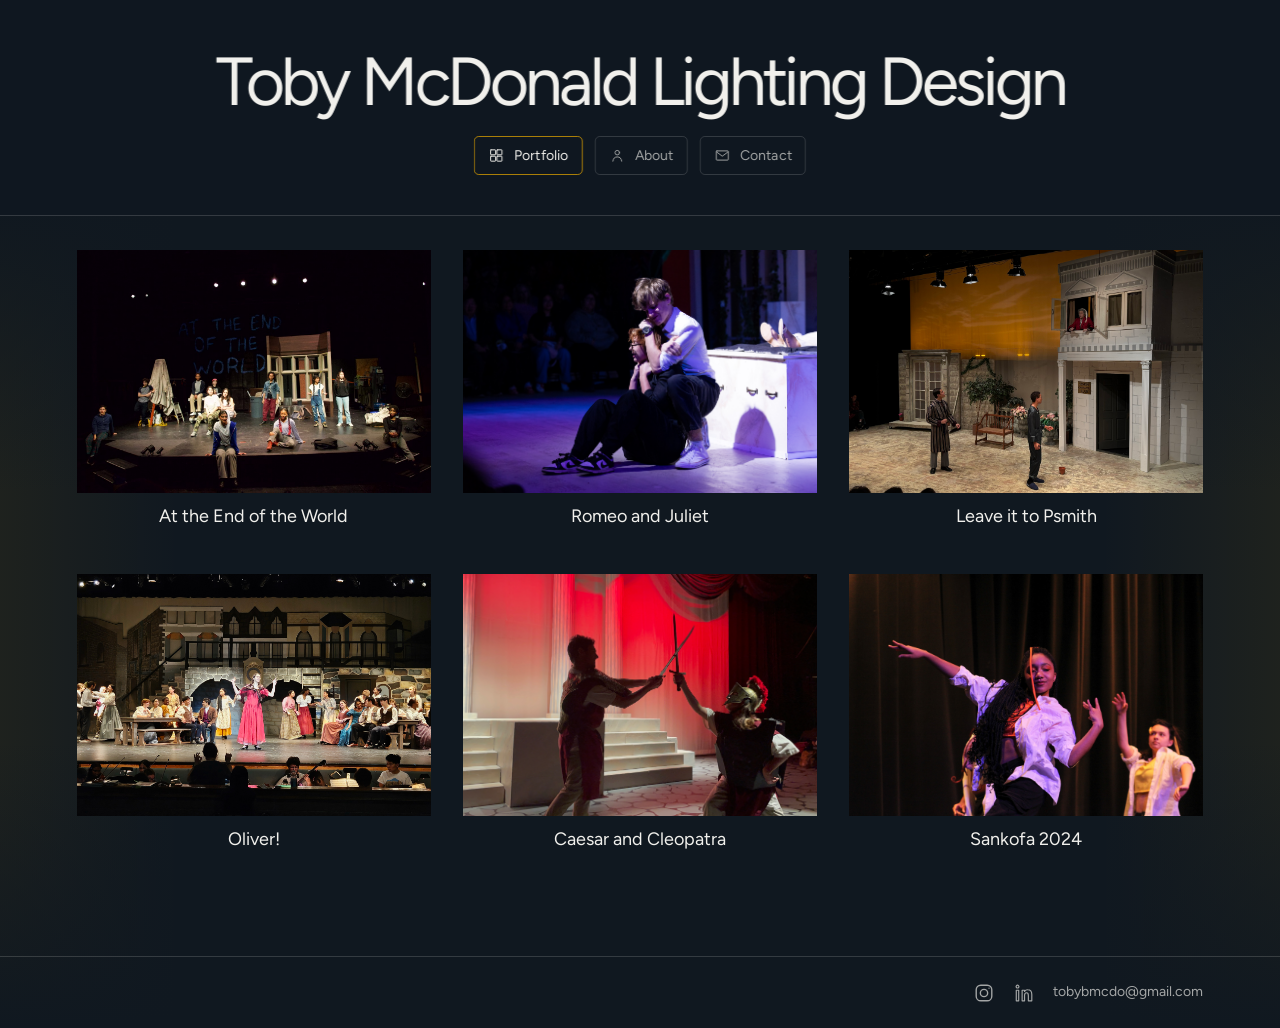
<file: index.html>
<!doctype html>
<html lang="en">
<head>
  <meta charset="utf-8">
  <meta name="viewport" content="width=device-width, initial-scale=1">
  <meta name="theme-color" content="#101820">
  <meta name="description" content="Toby McDonald — theatrical lighting design portfolio.">
  <title>Toby McDonald Lighting Design</title>
  <link rel="preconnect" href="https://fonts.googleapis.com">
  <link rel="preconnect" href="https://fonts.gstatic.com" crossorigin>
  <link href="https://fonts.googleapis.com/css2?family=Figtree:wght@400;500;600&display=swap" rel="stylesheet">
  <link rel="stylesheet" href="assets/css/site.css">
</head>
<body class="portfolio-home beams-hidden">
  <header class="site-header">
    <a class="wordmark" href="index.html" aria-label="Toby McDonald Lighting Design home">Toby McDonald Lighting Design</a>
    <nav class="primary-nav" aria-label="Navigation">
      <a class="nav-link active" href="index.html" aria-current="page"><svg viewBox="0 0 24 24" aria-hidden="true"><rect x="4" y="4" width="7" height="7" rx=".6"/><rect x="13" y="4" width="7" height="7" rx=".6"/><rect x="4" y="13" width="7" height="7" rx=".6"/><rect x="13" y="13" width="7" height="7" rx=".6"/></svg><span>Portfolio</span></a>
      <a class="nav-link" href="about.html"><svg viewBox="0 0 24 24" aria-hidden="true"><circle cx="12" cy="8" r="3.2"/><path d="M5.8 20c.5-4 2.5-6 6.2-6s5.7 2 6.2 6"/></svg><span>About</span></a>
      <a class="nav-link" href="contact.html"><svg viewBox="0 0 24 24" aria-hidden="true"><rect x="3.5" y="5.5" width="17" height="13" rx="1"/><path d="m4 7 8 6 8-6"/></svg><span>Contact</span></a>
    </nav>
  </header>
  <main>
    <section class="work-section shell" aria-label="Projects">
      <div class="project-grid" id="project-grid"></div>
      <div class="gallery-empty" id="gallery-empty" hidden></div>
    </section>
  </main>
  <footer class="site-footer shell"><div class="footer-links" data-footer-links></div></footer>
  <script src="assets/js/site-config.js"></script>
  <script src="assets/js/projects.js"></script>
  <script src="assets/js/site.js"></script>
</body>
</html>
</file>
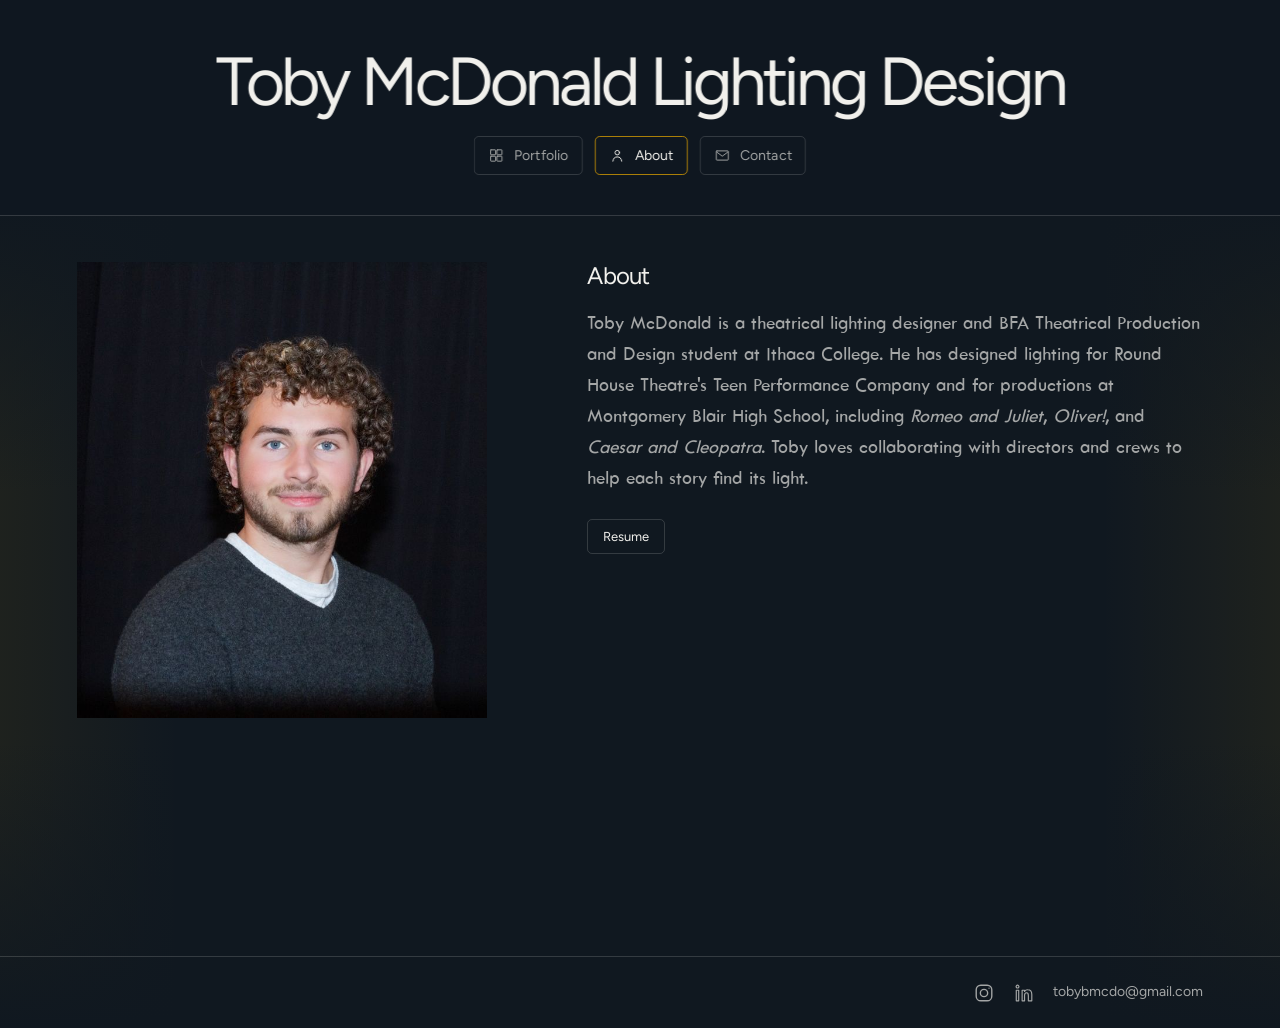
<file: about.html>
<!doctype html>
<html lang="en">
<head>
  <meta charset="utf-8"><meta name="viewport" content="width=device-width, initial-scale=1"><meta name="theme-color" content="#101820">
  <meta name="description" content="Toby McDonald">
  <title>Toby McDonald Lighting Design</title>
  <link rel="preconnect" href="https://fonts.googleapis.com"><link rel="preconnect" href="https://fonts.gstatic.com" crossorigin><link href="https://fonts.googleapis.com/css2?family=Figtree:wght@400;500;600&display=swap" rel="stylesheet"><link rel="stylesheet" href="assets/css/site.css">
</head>
<body>
  <header class="site-header"><a class="wordmark" href="index.html" aria-label="Toby McDonald Lighting Design home">Toby McDonald Lighting Design</a><nav class="primary-nav" aria-label="Navigation"><a class="nav-link" href="index.html"><svg viewBox="0 0 24 24" aria-hidden="true"><rect x="4" y="4" width="7" height="7" rx=".6"/><rect x="13" y="4" width="7" height="7" rx=".6"/><rect x="4" y="13" width="7" height="7" rx=".6"/><rect x="13" y="13" width="7" height="7" rx=".6"/></svg><span>Portfolio</span></a><a class="nav-link active" href="about.html" aria-current="page"><svg viewBox="0 0 24 24" aria-hidden="true"><circle cx="12" cy="8" r="3.2"/><path d="M5.8 20c.5-4 2.5-6 6.2-6s5.7 2 6.2 6"/></svg><span>About</span></a><a class="nav-link" href="contact.html"><svg viewBox="0 0 24 24" aria-hidden="true"><rect x="3.5" y="5.5" width="17" height="13" rx="1"/><path d="m4 7 8 6 8-6"/></svg><span>Contact</span></a></nav></header>
  <main class="inner-page shell">
    <section class="about-layout" aria-label="About Toby McDonald">
      <img class="portrait-image" src="assets/images/about/toby-mcdonald.jpg" alt="Portrait of Toby McDonald">
      <div class="about-copy">
        <h1>About</h1>
        <p class="bio-placeholder">Toby McDonald is a theatrical lighting designer and BFA Theatrical Production and Design student at Ithaca College. He has designed lighting for Round House Theatre's Teen Performance Company and for productions at Montgomery Blair High School, including <em>Romeo and Juliet</em>, <em>Oliver!</em>, and <em>Caesar and Cleopatra</em>. Toby loves collaborating with directors and crews to help each story find its light.</p>
        <button class="resume-button" type="button" data-resume-open>Resume</button>
      </div>
    </section>
    <dialog class="resume-dialog" aria-labelledby="resume-title">
      <div class="resume-dialog-panel">
        <div class="resume-dialog-toolbar">
          <h2 id="resume-title">Resume</h2>
          <div class="resume-dialog-actions">
            <a class="resume-dialog-action" href="assets/files/Toby%20McDonald%20-%20Theatrical%20Resume.pdf" download>Download</a>
            <a class="resume-dialog-action" href="assets/files/Toby%20McDonald%20-%20Theatrical%20Resume.pdf" target="_blank" rel="noopener">Open in new tab</a>
          </div>
          <button class="resume-dialog-close" type="button" data-resume-close aria-label="Close resume"><svg viewBox="0 0 24 24" aria-hidden="true"><path d="m6 6 12 12M18 6 6 18"/></svg></button>
        </div>
        <iframe class="resume-frame" src="assets/files/Toby%20McDonald%20-%20Theatrical%20Resume.pdf#view=FitH" title="Toby McDonald's theatrical resume"></iframe>
      </div>
    </dialog>
  </main>
  <footer class="site-footer shell"><div class="footer-links" data-footer-links></div></footer>
  <script src="assets/js/site-config.js"></script><script src="assets/js/site.js"></script>
</body>
</html>
</file>
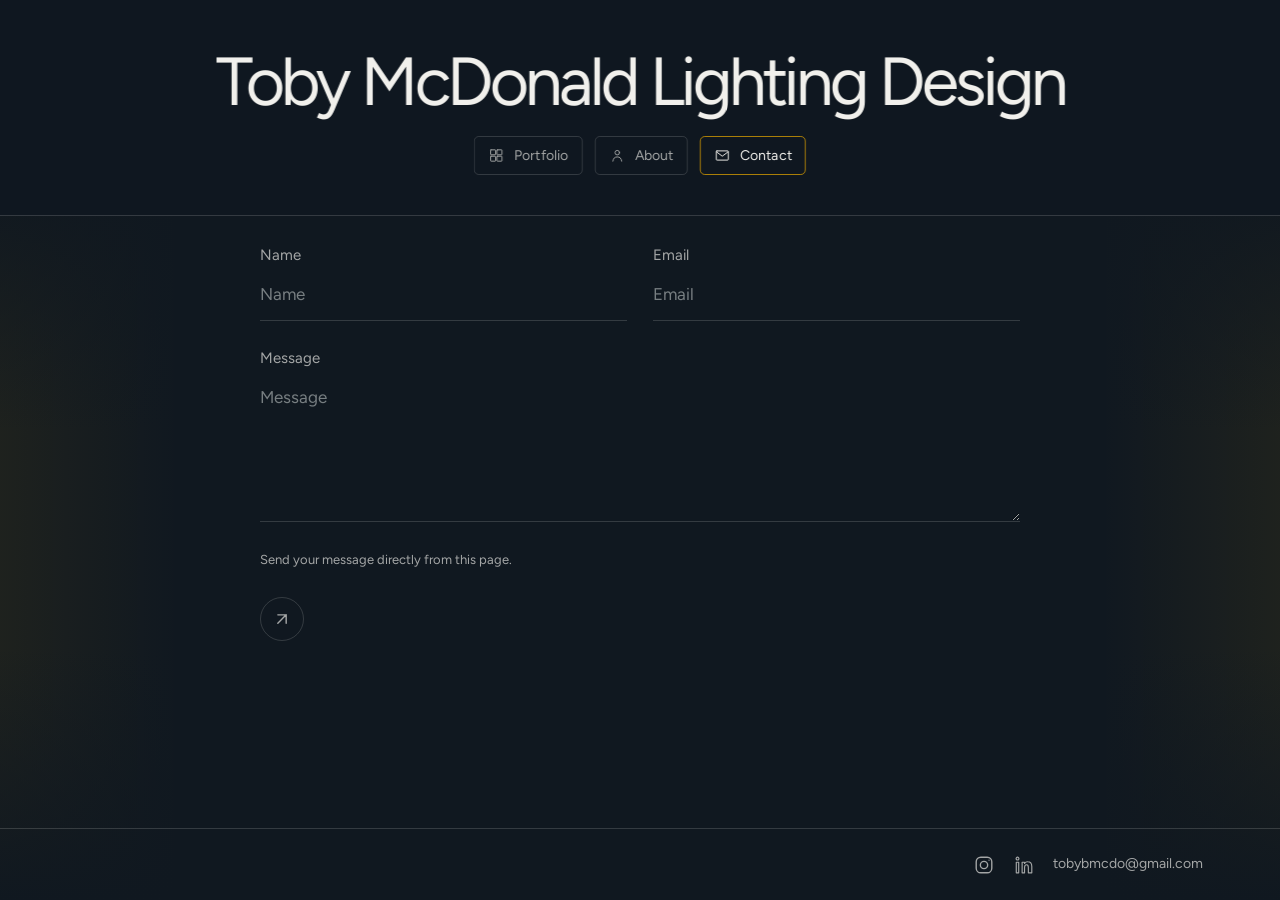
<file: contact.html>
<!doctype html>
<html lang="en">
<head>
  <meta charset="utf-8"><meta name="viewport" content="width=device-width, initial-scale=1"><meta name="theme-color" content="#101820">
  <meta name="description" content="Contact Toby McDonald">
  <title>Toby McDonald Lighting Design</title>
  <link rel="preconnect" href="https://fonts.googleapis.com"><link rel="preconnect" href="https://fonts.gstatic.com" crossorigin><link href="https://fonts.googleapis.com/css2?family=Figtree:wght@400;500;600&display=swap" rel="stylesheet"><link rel="stylesheet" href="assets/css/site.css">
</head>
<body class="contact-page">
  <header class="site-header"><a class="wordmark" href="index.html" aria-label="Toby McDonald Lighting Design home">Toby McDonald Lighting Design</a><nav class="primary-nav" aria-label="Navigation"><a class="nav-link" href="index.html"><svg viewBox="0 0 24 24" aria-hidden="true"><rect x="4" y="4" width="7" height="7" rx=".6"/><rect x="13" y="4" width="7" height="7" rx=".6"/><rect x="4" y="13" width="7" height="7" rx=".6"/><rect x="13" y="13" width="7" height="7" rx=".6"/></svg><span>Portfolio</span></a><a class="nav-link" href="about.html"><svg viewBox="0 0 24 24" aria-hidden="true"><circle cx="12" cy="8" r="3.2"/><path d="M5.8 20c.5-4 2.5-6 6.2-6s5.7 2 6.2 6"/></svg><span>About</span></a><a class="nav-link active" href="contact.html" aria-current="page"><svg viewBox="0 0 24 24" aria-hidden="true"><rect x="3.5" y="5.5" width="17" height="13" rx="1"/><path d="m4 7 8 6 8-6"/></svg><span>Contact</span></a></nav></header>
  <main class="inner-page shell">
    <section class="contact-layout" aria-label="Contact form">
      <form class="contact-form" aria-describedby="form-note">
        <div class="form-row"><label>Name<input name="name" type="text" autocomplete="name" placeholder="Name" required></label><label>Email<input name="email" type="email" autocomplete="email" placeholder="Email" required></label></div>
        <label>Message<textarea name="message" rows="5" placeholder="Message" required></textarea></label>
        <p id="form-note" class="form-note" role="status" aria-live="polite">Send your message directly from this page.</p>
        <button class="submit-button" type="submit" aria-label="Send message"><svg viewBox="0 0 24 24" aria-hidden="true"><path d="M7 17 17 7M7 7h10v10"/></svg></button>
      </form>
    </section>
  </main>
  <footer class="site-footer shell"><div class="footer-links" data-footer-links></div></footer>
  <script src="assets/js/site-config.js"></script><script src="assets/js/site.js"></script>
</body>
</html>
</file>
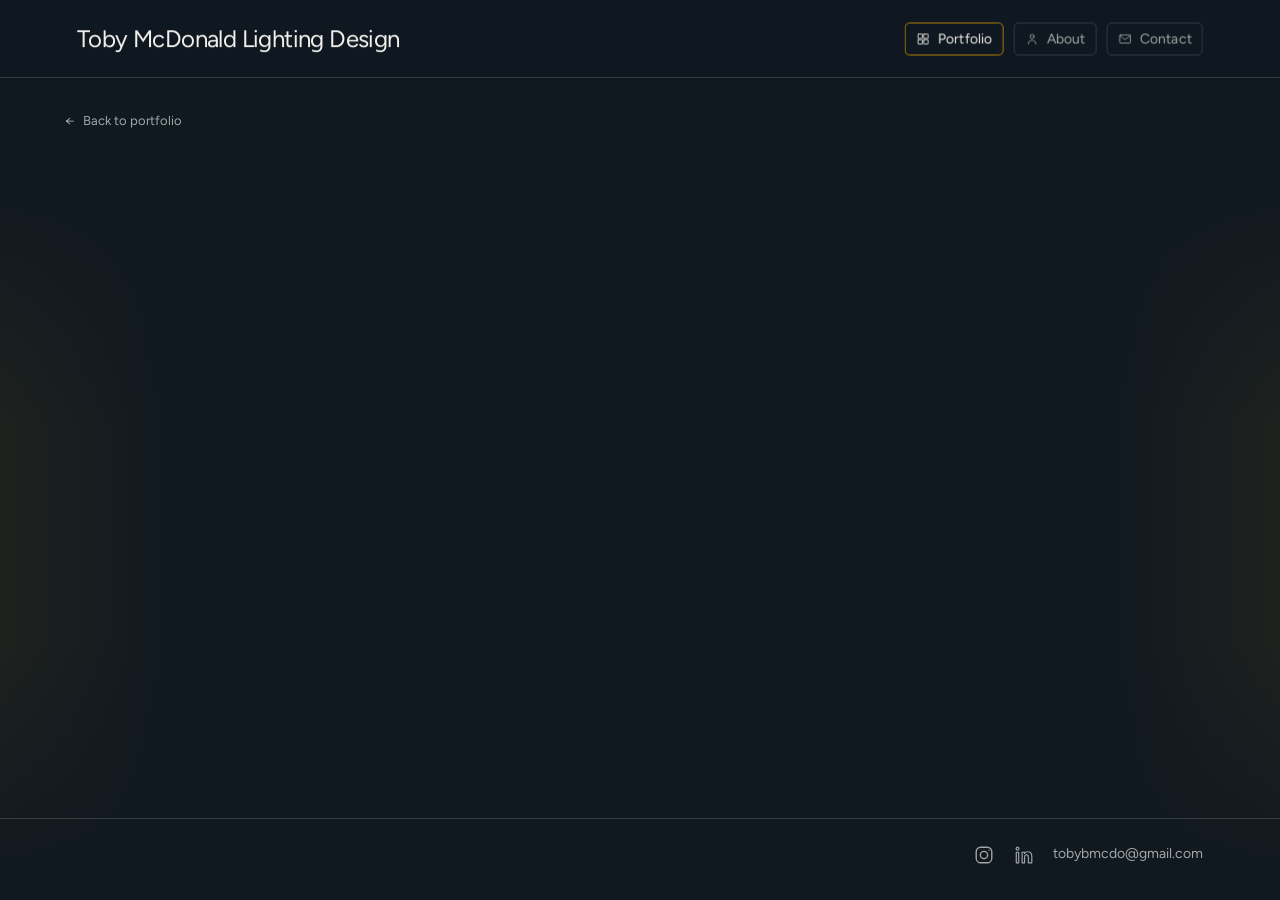
<file: project.html>
<!doctype html>
<html lang="en">
<head>
  <meta charset="utf-8"><meta name="viewport" content="width=device-width, initial-scale=1"><meta name="theme-color" content="#101820">
  <meta name="description" content="Toby McDonald project gallery">
  <title>Toby McDonald Lighting Design</title>
  <link rel="preconnect" href="https://fonts.googleapis.com"><link rel="preconnect" href="https://fonts.gstatic.com" crossorigin><link href="https://fonts.googleapis.com/css2?family=Figtree:wght@400;500;600&display=swap" rel="stylesheet"><link rel="stylesheet" href="assets/css/site.css">
</head>
<body>
  <header class="site-header"><a class="wordmark" href="index.html" aria-label="Toby McDonald Lighting Design home">Toby McDonald Lighting Design</a><nav class="primary-nav" aria-label="Navigation"><a class="nav-link active" href="index.html" aria-current="page"><svg viewBox="0 0 24 24" aria-hidden="true"><rect x="4" y="4" width="7" height="7" rx=".6"/><rect x="13" y="4" width="7" height="7" rx=".6"/><rect x="4" y="13" width="7" height="7" rx=".6"/><rect x="13" y="13" width="7" height="7" rx=".6"/></svg><span>Portfolio</span></a><a class="nav-link" href="about.html"><svg viewBox="0 0 24 24" aria-hidden="true"><circle cx="12" cy="8" r="3.2"/><path d="M5.8 20c.5-4 2.5-6 6.2-6s5.7 2 6.2 6"/></svg><span>About</span></a><a class="nav-link" href="contact.html"><svg viewBox="0 0 24 24" aria-hidden="true"><rect x="3.5" y="5.5" width="17" height="13" rx="1"/><path d="m4 7 8 6 8-6"/></svg><span>Contact</span></a></nav></header>
  <main class="project-page shell" id="project-detail"><a class="back-link" href="index.html" aria-label="Back to portfolio home"><span aria-hidden="true">←</span><span>Back to portfolio</span></a><div class="project-loading"></div></main>
  <footer class="site-footer shell"><div class="footer-links" data-footer-links></div></footer>
  <script src="assets/js/site-config.js"></script><script src="assets/js/projects.js"></script><script src="assets/js/site.js"></script>
</body>
</html>
</file>
<file: assets/css/site.css>
@font-face{font-family:'Twentieth Century';src:url('../fonts/twentieth-century-light.ttf') format('truetype');font-style:normal;font-weight:300;font-display:swap}
@font-face{font-family:'Twentieth Century';src:url('../fonts/twentieth-century-medium.ttf') format('truetype');font-style:normal;font-weight:500;font-display:swap}
@font-face{font-family:'Twentieth Century';src:url('../fonts/twentieth-century-semibold.ttf') format('truetype');font-style:normal;font-weight:600;font-display:swap}
@font-face{font-family:'Twentieth Century';src:url('../fonts/twentieth-century-bold.ttf') format('truetype');font-style:normal;font-weight:700;font-display:swap}
:root{--bg:#101820;--surface:#18232c;--text:#f1f0ec;--muted:#a4a6a6;--line:rgba(241,240,236,.16);--accent:#e6a800;--display:'Figtree',sans-serif;--body:'Twentieth Century',Arial,sans-serif;--gutter:clamp(22px,6vw,84px)}
*{box-sizing:border-box}html{scroll-behavior:smooth;background:var(--bg)}body{margin:0;background-image:linear-gradient(180deg,var(--bg) 0%,var(--bg) 20%,transparent 48%,transparent 72%,var(--bg) 100%),linear-gradient(90deg,rgba(230,168,0,.065),transparent 14%),linear-gradient(270deg,rgba(230,168,0,.065),transparent 14%);background-color:var(--bg);background-repeat:no-repeat;background-size:100% 100%;color:var(--text);font:16px/1.5 var(--body);-webkit-font-smoothing:antialiased;overflow-anchor:none}a{color:inherit;text-decoration:none}button,input,textarea{font:inherit}a:focus-visible,button:focus-visible,input:focus-visible,textarea:focus-visible{outline:1px solid var(--accent);outline-offset:4px}.shell{padding-left:var(--gutter);padding-right:var(--gutter)}
@media(max-width:680px){body{background-image:linear-gradient(180deg,var(--bg) 0%,var(--bg) 20%,transparent 48%,transparent 72%,var(--bg) 100%),linear-gradient(90deg,rgba(230,168,0,.035),transparent 18%),linear-gradient(270deg,rgba(230,168,0,.035),transparent 18%);background-repeat:no-repeat;background-size:100% 100%}}
.site-header{position:sticky;top:0;z-index:10;height:clamp(190px,24vh,225px);padding:24px var(--gutter);display:flex;align-items:center;justify-content:center;border-bottom:1px solid var(--line);background:rgba(16,24,32,.97);backdrop-filter:blur(8px);transition:height .38s cubic-bezier(.22,.61,.36,1),padding .38s cubic-bezier(.22,.61,.36,1)}.wordmark{position:absolute;top:50%;left:50%;display:block;width:max-content;max-width:calc(100% - 2 * var(--gutter));transform:translate(-50%,calc(-50% - 27px));text-align:center;font:400 clamp(34px,5.8vw,68px)/.98 var(--display);letter-spacing:-.06em;will-change:transform;transition:left .38s cubic-bezier(.22,.61,.36,1),top .38s cubic-bezier(.22,.61,.36,1),transform .38s cubic-bezier(.22,.61,.36,1),font-size .38s cubic-bezier(.22,.61,.36,1),letter-spacing .38s cubic-bezier(.22,.61,.36,1)}.primary-nav{position:absolute;top:50%;left:50%;display:flex;align-items:center;flex-wrap:wrap;gap:12px;flex-shrink:0;transform:translate(-50%,28px);will-change:transform;transition:left .38s cubic-bezier(.22,.61,.36,1),right .38s cubic-bezier(.22,.61,.36,1),top .38s cubic-bezier(.22,.61,.36,1),transform .38s cubic-bezier(.22,.61,.36,1),gap .38s cubic-bezier(.22,.61,.36,1)}.nav-link{display:flex;align-items:center;gap:9px;padding:10px 13px;color:var(--muted);font:400 14px/1 var(--display);letter-spacing:.015em;border:1px solid var(--line);border-radius:5px;transition:color .2s,border-color .2s}.nav-link:hover,.nav-link.active{color:var(--text);border-color:rgba(230,168,0,.72)}.nav-link svg{width:17px;height:17px;fill:none;stroke:currentColor;stroke-width:1.35;stroke-linecap:round;stroke-linejoin:round;flex:none}.site-header.is-compact{height:78px;justify-content:space-between;padding:0 var(--gutter)}.site-header.is-compact .wordmark{top:50%;left:var(--gutter);width:auto;max-width:45%;transform:translateY(-50%);text-align:left;font-size:24px;line-height:1.1;letter-spacing:-.025em;white-space:nowrap}.site-header.is-compact .primary-nav{top:50%;left:calc(100% - var(--gutter));right:auto;transform:translate(-100%,-50%);flex-wrap:nowrap;white-space:nowrap;gap:10px}.site-header.is-compact .nav-link{gap:7px;padding:8px 10px;font-size:14px}.site-header.is-compact .nav-link svg{width:15px;height:15px}
.work-section{padding-top:34px;padding-bottom:70px;min-height:calc(100vh - 160px)}.project-grid{display:grid;grid-template-columns:repeat(3,minmax(0,1fr));gap:46px 32px}.project-card{min-width:0}.project-image{position:relative;overflow:hidden;background:var(--surface);aspect-ratio:1.46}.project-image::after{position:absolute;inset:0;background:rgba(16,24,32,.2);content:"";opacity:0;pointer-events:none;transition:opacity .3s ease}.project-image img{display:block;width:100%;height:100%;object-fit:cover;transition:opacity .3s ease,transform .45s ease}.project-card:hover .project-image::after,.project-card:focus-visible .project-image::after{opacity:1}.project-card:hover .project-image img,.project-card:focus-visible .project-image img{opacity:.82;transform:scale(1.035)}.project-meta{padding-top:11px;text-align:center}.project-meta h2{font:400 14px/1.35 var(--display);margin:0;color:var(--text)}.gallery-empty{display:none}.gallery-empty[hidden]{display:none}.site-footer{min-height:72px;padding-top:18px;padding-bottom:18px;display:flex;align-items:center;justify-content:flex-end;border-top:1px solid var(--line)}.footer-links{display:flex;align-items:center;gap:18px}.footer-links:empty{display:none}.footer-links .icon-link{display:inline-flex;width:22px;height:22px;align-items:center;justify-content:center;color:var(--muted);transition:color .2s}.footer-links .icon-link:hover{color:var(--accent)}.footer-links .icon-link svg{display:block;width:22px;height:22px;fill:none;stroke:currentColor;stroke-width:1.5;stroke-linecap:round;stroke-linejoin:round}.footer-links .icon-link .icon-dot{fill:currentColor;stroke:none}.footer-links .linkedin-icon{fill:currentColor;stroke:none}.footer-email{color:var(--muted);font:14px/1.3 var(--display);transition:color .2s}.footer-email:hover{color:var(--accent)}
.inner-page{min-height:calc(100vh - 160px);padding-top:46px;padding-bottom:70px}.about-layout{display:grid;grid-template-columns:minmax(240px, .8fr) 1.2fr;gap:clamp(36px,8vw,100px);align-items:start}.portrait-placeholder{min-height:300px;aspect-ratio:.9;padding:18px;display:flex;align-items:flex-end;background:var(--surface);color:var(--muted);font:12px var(--display)}.about-copy{min-height:300px;display:flex;flex-direction:column;align-items:flex-start}.about-copy h1{margin:0 0 18px;font:400 24px/1.2 var(--display);letter-spacing:-.03em}.bio-placeholder{width:100%;min-height:150px;margin:0 0 24px;color:var(--muted);font:14px/1.6 var(--body)}.resume-button{display:inline-flex;align-items:center;justify-content:center;padding:10px 15px;border:1px solid var(--line);border-radius:5px;color:var(--text);font:400 13px/1 var(--display);transition:transform .2s ease,border-color .2s,color .2s,background .2s}.resume-button{background:transparent;cursor:pointer}.resume-button:hover{border-color:var(--accent);color:var(--accent)}.resume-dialog{width:min(96vw,1280px);max-width:none;height:min(94vh,1000px);height:min(94dvh,1000px);max-height:none;padding:0;border:1px solid var(--line);border-radius:7px;background:var(--bg);color:var(--text);box-shadow:0 24px 80px rgba(0,0,0,.55)}.resume-dialog::backdrop{background:rgba(4,7,10,.82);backdrop-filter:blur(5px)}.resume-dialog-panel{display:flex;flex-direction:column;width:100%;height:100%;min-height:0;padding:0 18px 18px}.resume-dialog-toolbar{display:flex;flex:0 0 54px;align-items:center;justify-content:space-between;border-bottom:1px solid var(--line)}.resume-dialog-toolbar h2{margin:0;color:var(--muted);font:400 14px/1 var(--display)}.resume-dialog-actions{display:flex;align-items:center;gap:8px;margin-left:auto;margin-right:12px}.resume-dialog-action{display:inline-flex;align-items:center;justify-content:center;min-height:32px;padding:0 10px;border:1px solid var(--line);border-radius:5px;color:var(--muted);font:400 12px/1 var(--display);transition:border-color .2s,color .2s}.resume-dialog-action:hover{border-color:var(--accent);color:var(--accent)}.resume-dialog-close{display:grid;width:34px;height:34px;place-items:center;border:1px solid var(--line);border-radius:50%;background:transparent;color:var(--text);font:300 24px/1 var(--body);cursor:pointer}.resume-dialog-close:hover{border-color:var(--accent);color:var(--accent)}.resume-frame{display:block;flex:1 1 0;width:100%;height:0;min-height:0;margin-top:14px;border:0;border-radius:3px;background:#fff}.contact-layout{max-width:760px;margin:0 auto;padding-top:20px}.contact-form{display:flex;flex-direction:column;gap:28px}.form-row{display:grid;grid-template-columns:1fr 1fr;gap:26px}.contact-form label{display:flex;flex-direction:column;gap:8px;color:var(--muted);font:11px var(--display)}.contact-form input,.contact-form textarea{width:100%;border:0;border-bottom:1px solid var(--line);border-radius:0;background:transparent;color:var(--text);padding:10px 0 13px;font:14px var(--body);resize:vertical}.contact-form input::placeholder,.contact-form textarea::placeholder{color:#777e81}.contact-form input:focus,.contact-form textarea:focus{border-color:var(--accent);outline:none}.form-note{display:block;margin:0;color:var(--muted);font:13px/1.5 var(--display)}.submit-button{display:grid;place-items:center;align-self:flex-start;width:44px;height:44px;padding:0;border:1px solid var(--line);border-radius:50%;background:transparent;color:var(--muted);font-size:18px;cursor:pointer;transition:color .2s,border-color .2s}.submit-button:hover{border-color:var(--accent);color:var(--accent)}.submit-button:disabled{opacity:.5;cursor:wait}.submit-button span{display:none}.submit-button svg{display:block;width:20px;height:20px;fill:none;stroke:currentColor;stroke-width:1.7;stroke-linecap:round;stroke-linejoin:round}
.project-page{min-height:calc(100vh - 160px);padding-top:22px;padding-bottom:16px}.back-link{display:inline-flex;align-items:center;gap:8px;padding:8px 0;border:0;border-radius:0;background:transparent;color:var(--muted);font:400 13px/1 var(--display);transition:transform .2s ease,color .2s}.back-link:hover,.back-link:focus-visible{color:var(--accent);transform:translateX(-3px)}.project-heading{padding:20px 0 24px}.project-heading h1{font:400 clamp(18px,2.3vw,24px)/1.3 var(--display);margin:0}.project-heading .eyebrow,.project-venue,.project-description{display:none}.project-gallery{display:grid;grid-template-columns:repeat(2,minmax(0,1fr));gap:12px}.project-gallery figure{margin:0;overflow:hidden;background:var(--surface);aspect-ratio:1.45}.project-gallery figure:first-child:nth-last-child(1){grid-column:1/-1;aspect-ratio:1.85}.project-gallery img{display:block;width:100%;height:100%;object-fit:cover}.not-found{min-height:60vh}.not-found .eyebrow,.not-found h1,.text-link{font-size:0}.not-found a{display:inline-flex;width:32px;height:32px;align-items:center;justify-content:center}.project-loading{display:block}
@media(max-width:900px){.project-grid{grid-template-columns:repeat(2,minmax(0,1fr))}}@media(max-width:680px){:root{--gutter:20px}.site-header{height:clamp(156px,24vh,184px);padding:16px var(--gutter)}.wordmark{font-size:clamp(34px,9vw,48px);line-height:.98;letter-spacing:-.06em}.primary-nav{gap:8px}.nav-link{gap:6px;padding:9px 10px;font-size:10px}.nav-link svg{width:15px;height:15px}.site-header.is-compact{height:68px;padding:0 var(--gutter)}.site-header.is-compact .wordmark{left:var(--gutter);max-width:45%;font-size:clamp(10px,3.1vw,14px);line-height:1;letter-spacing:-.02em}.site-header.is-compact .primary-nav{left:calc(100% - var(--gutter));right:auto;transform:translate(-100%,-50%);flex-wrap:nowrap;white-space:nowrap;gap:3px}.site-header.is-compact .nav-link{gap:3px;padding:4px 4px;font-size:10px}.site-header.is-compact .nav-link svg{display:none}.work-section{padding-top:20px;padding-bottom:42px;min-height:calc(100svh - 132px)}.project-grid{grid-template-columns:1fr;gap:23px}.project-image{aspect-ratio:1.25}.project-meta{padding-top:8px}.project-meta h2{font-size:13px}.site-footer{min-height:62px}.inner-page{min-height:calc(100svh - 132px);padding-top:28px;padding-bottom:42px}.about-layout{grid-template-columns:1fr;gap:22px}.portrait-placeholder{min-height:0;width:100%;max-height:66svh;aspect-ratio:1.05}.about-copy{min-height:0}.resume-block{margin-top:0}.form-row{grid-template-columns:1fr;gap:24px}.contact-form{gap:25px}.project-page{min-height:calc(100svh - 132px);padding-top:13px;padding-bottom:14px}.project-gallery{grid-template-columns:1fr;gap:9px}.project-gallery figure,.project-gallery figure:first-child:nth-last-child(1){grid-column:auto;aspect-ratio:1.22}}
@media(prefers-reduced-motion:reduce){*,*::before,*::after{scroll-behavior:auto!important;transition:none!important}}

.project-carousel{width:min(100%,1100px);margin:0 auto}
.carousel-stage{position:relative;display:flex;align-items:center;justify-content:center;width:100%;aspect-ratio:16/9;max-height:min(72vh,760px);overflow:hidden;background:#080d11}
.carousel-image{display:block;width:100%;height:100%;object-fit:contain}
.carousel-arrow{position:absolute;top:50%;display:grid;width:46px;height:46px;place-items:center;transform:translateY(-50%);border:1px solid rgba(241,240,236,.46);border-radius:50%;background:rgba(16,24,32,.82);color:var(--text);cursor:pointer;transition:color .2s,border-color .2s,background .2s}
.carousel-arrow:hover{border-color:var(--accent);background:rgba(16,24,32,.96);color:var(--accent)}
.carousel-arrow svg{width:21px;height:21px;fill:none;stroke:currentColor;stroke-width:1.7;stroke-linecap:round;stroke-linejoin:round}
.carousel-previous{left:18px}
.carousel-next{right:18px}
.carousel-footer{display:flex;flex-direction:column;align-items:center;gap:9px;padding-top:16px}
.carousel-thumbnails{display:grid;width:min(100%,810px);grid-template-columns:repeat(9,minmax(0,1fr));gap:8px}
.carousel-thumbnail{display:block;min-width:0;aspect-ratio:1.45;padding:0;overflow:hidden;border:1px solid transparent;border-radius:2px;background:var(--surface);opacity:.58;cursor:pointer;transition:opacity .2s,border-color .2s}
.carousel-thumbnail:hover{opacity:.86}
.carousel-thumbnail.is-current{border-color:var(--accent);opacity:1}
.carousel-thumbnail img{display:block;width:100%;height:100%;object-fit:cover}
.carousel-count{margin:0;color:var(--muted);font:12px/1.3 var(--body)}
@media(max-width:680px){.carousel-stage{aspect-ratio:4/3;max-height:65svh}.carousel-arrow{width:38px;height:38px}.carousel-previous{left:9px}.carousel-next{right:9px}.carousel-footer{padding-top:12px}.carousel-thumbnails{gap:5px}.carousel-thumbnail{aspect-ratio:1.2}}
.project-heading{text-align:center;padding:18px 0}
.project-heading h1{font-size:clamp(28px,3.2vw,36px);font-weight:500;letter-spacing:-.035em}
@media(max-width:680px){.project-heading{padding:13px 0}.project-heading h1{font-size:27px}}.project-venue-year{margin:8px 0 0;color:var(--muted);font:15px/1.4 var(--body)}
.project-credits{width:min(100%,850px);margin:36px auto 0;padding-top:22px;border-top:1px solid var(--line)}
.project-credits h2{margin:0;font:500 16px/1.3 var(--display)}
.project-credits dl{display:grid;grid-template-columns:repeat(2,minmax(0,1fr));gap:12px 36px;margin:18px 0 0}
.project-credit{display:grid;grid-template-columns:minmax(110px,.8fr) 1.2fr;gap:12px;align-items:baseline}
.project-credit dt{color:var(--muted);font:13px/1.4 var(--body)}
.project-credit dd{margin:0;font:14px/1.4 var(--body)}
@media(max-width:680px){.project-credits{margin-top:27px;padding-top:18px}.project-credits dl{grid-template-columns:1fr;gap:10px 0;margin-top:14px}.project-credit{grid-template-columns:minmax(96px,.8fr) 1.2fr;gap:10px}}.carousel-image-button{position:relative;display:block;width:100%;height:100%;padding:0;border:0;background:transparent;cursor:zoom-in}.carousel-image-button::after{position:absolute;inset:0;background:rgba(16,24,32,.16);content:"";opacity:0;pointer-events:none;transition:opacity .35s ease}.carousel-image-button:hover::after,.carousel-image-button:focus-visible::after{opacity:1}
.carousel-image-button:focus-visible{outline-offset:-5px}
body.lightbox-open{overflow:hidden}
.carousel-lightbox{position:fixed;inset:0;z-index:1000;display:grid;place-items:center;padding:24px;background:rgba(4,7,10,.94)}
.carousel-lightbox[hidden]{display:none}
.lightbox-panel{display:grid;width:min(96vw,1440px);height:min(92vh,1000px);height:min(92dvh,1000px);grid-template-rows:44px minmax(0,1fr) 28px;min-height:0;color:var(--text)}
.lightbox-toolbar{display:flex;align-items:center;justify-content:flex-end}
.lightbox-close{display:grid;width:38px;height:38px;place-items:center;border:1px solid var(--line);border-radius:50%;background:rgba(16,24,32,.82);color:var(--text);font:300 26px/1 var(--body);cursor:pointer}
.lightbox-close:hover{border-color:var(--accent);color:var(--accent)}
.lightbox-stage{display:grid;grid-template-columns:54px minmax(0,1fr) 54px;align-items:center;min-height:0}
.lightbox-arrow{position:static;transform:none}
.lightbox-image-frame{display:grid;width:100%;height:100%;min-width:0;min-height:0;place-items:center}
.lightbox-image{display:block;width:100%;height:100%;object-fit:contain}
.lightbox-count{margin:7px 0 0;text-align:center;color:var(--muted);font:12px/1.3 var(--body)}
@media(max-width:680px){.carousel-lightbox{padding:10px}.lightbox-panel{width:100%;height:95vh;height:95dvh;grid-template-rows:42px minmax(0,1fr) 26px}.lightbox-stage{grid-template-columns:40px minmax(0,1fr) 40px}.lightbox-arrow{width:34px;height:34px}.lightbox-close{width:36px;height:36px}}@media(max-width:680px){
  .primary-nav{flex-wrap:nowrap;gap:6px;white-space:nowrap}
  .nav-link{gap:5px;padding:8px 8px;font-size:10px}
  .site-header.is-compact .primary-nav{gap:4px}
  .site-header.is-compact .nav-link{gap:3px;padding:7px 7px;font-size:12px}
  .site-header.is-compact .wordmark{max-width:calc(100vw - 180px);font-size:clamp(9px,2.8vw,13px);overflow:visible;text-overflow:clip}
}
@media(max-width:360px){
  .primary-nav{gap:4px}
  .nav-link{padding:7px 6px}
  .site-header.is-compact .primary-nav{gap:2px}
  .site-header.is-compact .nav-link{padding:6px 5px;font-size:11px}
  .site-header.is-compact .wordmark{max-width:calc(100vw - 180px);font-size:clamp(9px,2.8vw,10px)}
}
.project-venue-year{font-size:16px}

.project-venue-year{font-size:18px}
.portrait-image{display:block;width:100%;min-height:300px;aspect-ratio:.9;object-fit:cover;object-position:center;background:var(--surface)}
@media(max-width:680px){.portrait-image{min-height:0;max-height:66svh;aspect-ratio:1.05}}.project-meta h2{font-size:18px}
@media(max-width:680px){.project-meta h2{font-size:16px}}.project-credits h2{font-size:18px}
.project-credit dt{font-size:15px}
.project-credit dd{font-size:16px}.contact-form label{font-size:15px}
.contact-form input,.contact-form textarea{font-size:17px;line-height:1.45}
.submit-button{font-size:22px}.contact-form label{font-family:var(--display)}
.contact-form input,.contact-form textarea{font-family:var(--display)}
.contact-form input::placeholder,.contact-form textarea::placeholder{font-family:var(--display)}
.bio-placeholder{font-size:20px;line-height:1.55}
@media(max-width:680px){.bio-placeholder{font-size:18px}}

@media(max-width:680px){.resume-dialog{width:calc(100vw - 20px);height:92vh;height:92dvh}.resume-dialog-panel{padding:0 10px 10px}.resume-dialog-toolbar{flex-basis:48px}.resume-dialog-toolbar h2{font-size:13px}.resume-dialog-actions{gap:5px;margin-right:8px}.resume-dialog-action{min-height:30px;padding:0 7px;font-size:11px}.resume-frame{margin-top:10px}}

.contact-page{min-height:100vh;min-height:100svh;display:flex;flex-direction:column}.contact-page .site-header,.contact-page .site-footer{flex:0 0 auto}.contact-page .inner-page{flex:1 0 auto;min-height:0;padding-top:30px;padding-bottom:24px}.contact-page .contact-layout{padding-top:0}

@media(max-width:680px){.site-header.is-compact .wordmark{width:max-content;max-width:none;overflow:visible;text-overflow:clip;font-size:clamp(9px,2.8vw,12px)}}

.project-pagination{display:grid;grid-template-columns:1fr 1fr;gap:14px;width:100%;margin:38px 0 0;padding:20px 0 0;border-top:0}.project-pagination-link{display:flex;width:fit-content;max-width:100%;min-height:0;flex-direction:column;justify-content:center;gap:6px;padding:4px 0;color:var(--muted);transition:transform .2s ease,color .2s;cursor:pointer}.project-pagination-link:hover,.project-pagination-link:focus-visible{color:var(--accent)}.project-pagination-previous{justify-self:start}.project-pagination-previous:hover,.project-pagination-previous:focus-visible{transform:translateX(-3px)}.project-pagination-next{justify-self:end;text-align:right}.project-pagination-next:hover,.project-pagination-next:focus-visible{transform:translateX(3px)}.project-pagination-label{display:flex;align-items:center;gap:7px;color:var(--muted);font:400 12px/1.2 var(--display);transition:color .2s}.project-pagination-link:hover .project-pagination-label,.project-pagination-link:focus-visible .project-pagination-label{color:var(--accent)}.project-pagination-next .project-pagination-label{justify-content:flex-end}.project-pagination-title{color:var(--muted);font:400 14px/1.3 var(--display);transition:color .2s}.project-pagination-link:hover .project-pagination-title{color:var(--accent)}@media(max-width:680px){.project-pagination{gap:8px;margin-top:28px;padding-top:10px}.project-pagination-link{padding:4px 0}.project-pagination-label{font-size:11px}.project-pagination-title{font-size:12px}}

.project-page>.back-link{position:relative;z-index:2;top:6px;left:-12px}.project-heading{transform:translateY(-28px)}@media(max-width:680px){.project-page>.back-link{top:7px;left:-10px}.project-heading{transform:translateY(-23px)}}

.resume-dialog-close svg{display:block;width:18px;height:18px;fill:none;stroke:currentColor;stroke-width:1.7;stroke-linecap:round}

.portfolio-home .site-header{isolation:isolate;overflow:clip}
.portfolio-home .site-header::before,.portfolio-home .site-header::after{position:absolute;inset:0;width:100%;height:100%;content:"";z-index:0;filter:blur(2.5px);opacity:1;pointer-events:none;transition:opacity .35s ease}
.portfolio-home .site-header::before{background:linear-gradient(180deg,rgba(255,205,70,.35),rgba(230,168,0,.2) 78%,rgba(230,168,0,.06));clip-path:polygon(33% 0,36% 0,77% 48%,49% 48%)}
.portfolio-home .site-header::after{background:linear-gradient(180deg,rgba(240,246,255,.38),rgba(181,202,232,.2) 78%,rgba(181,202,232,.06));clip-path:polygon(64% 0,67% 0,51% 48%,23% 48%)}
.portfolio-home .wordmark,.portfolio-home .primary-nav{z-index:1}
.portfolio-home .site-header.is-compact::before,.portfolio-home .site-header.is-compact::after{opacity:0}
@media(max-width:680px){.portfolio-home .site-header::before,.portfolio-home .site-header::after{filter:blur(1px);opacity:.88}}

.portfolio-home .wordmark{isolation:isolate}
.portfolio-home .wordmark::before,.portfolio-home .wordmark::after{position:absolute;top:-30%;width:62%;height:160%;content:"";z-index:-1;pointer-events:none;filter:blur(2px)}
.portfolio-home .wordmark::before{right:-1%;background:radial-gradient(ellipse 48% 44% at 50% 50%,rgba(255,232,145,.72),rgba(230,168,0,.38) 44%,transparent 82%)}
.portfolio-home .wordmark::after{left:-1%;background:radial-gradient(ellipse 48% 44% at 50% 50%,rgba(235,243,255,.68),rgba(155,184,224,.28) 44%,transparent 82%)}
.portfolio-home .site-header.is-compact .wordmark::before,.portfolio-home .site-header.is-compact .wordmark::after{opacity:0}

.portfolio-home.beams-hidden .site-header::before,
.portfolio-home.beams-hidden .site-header::after,
.portfolio-home.beams-hidden .wordmark::before,
.portfolio-home.beams-hidden .wordmark::after{opacity:0}
</file>
